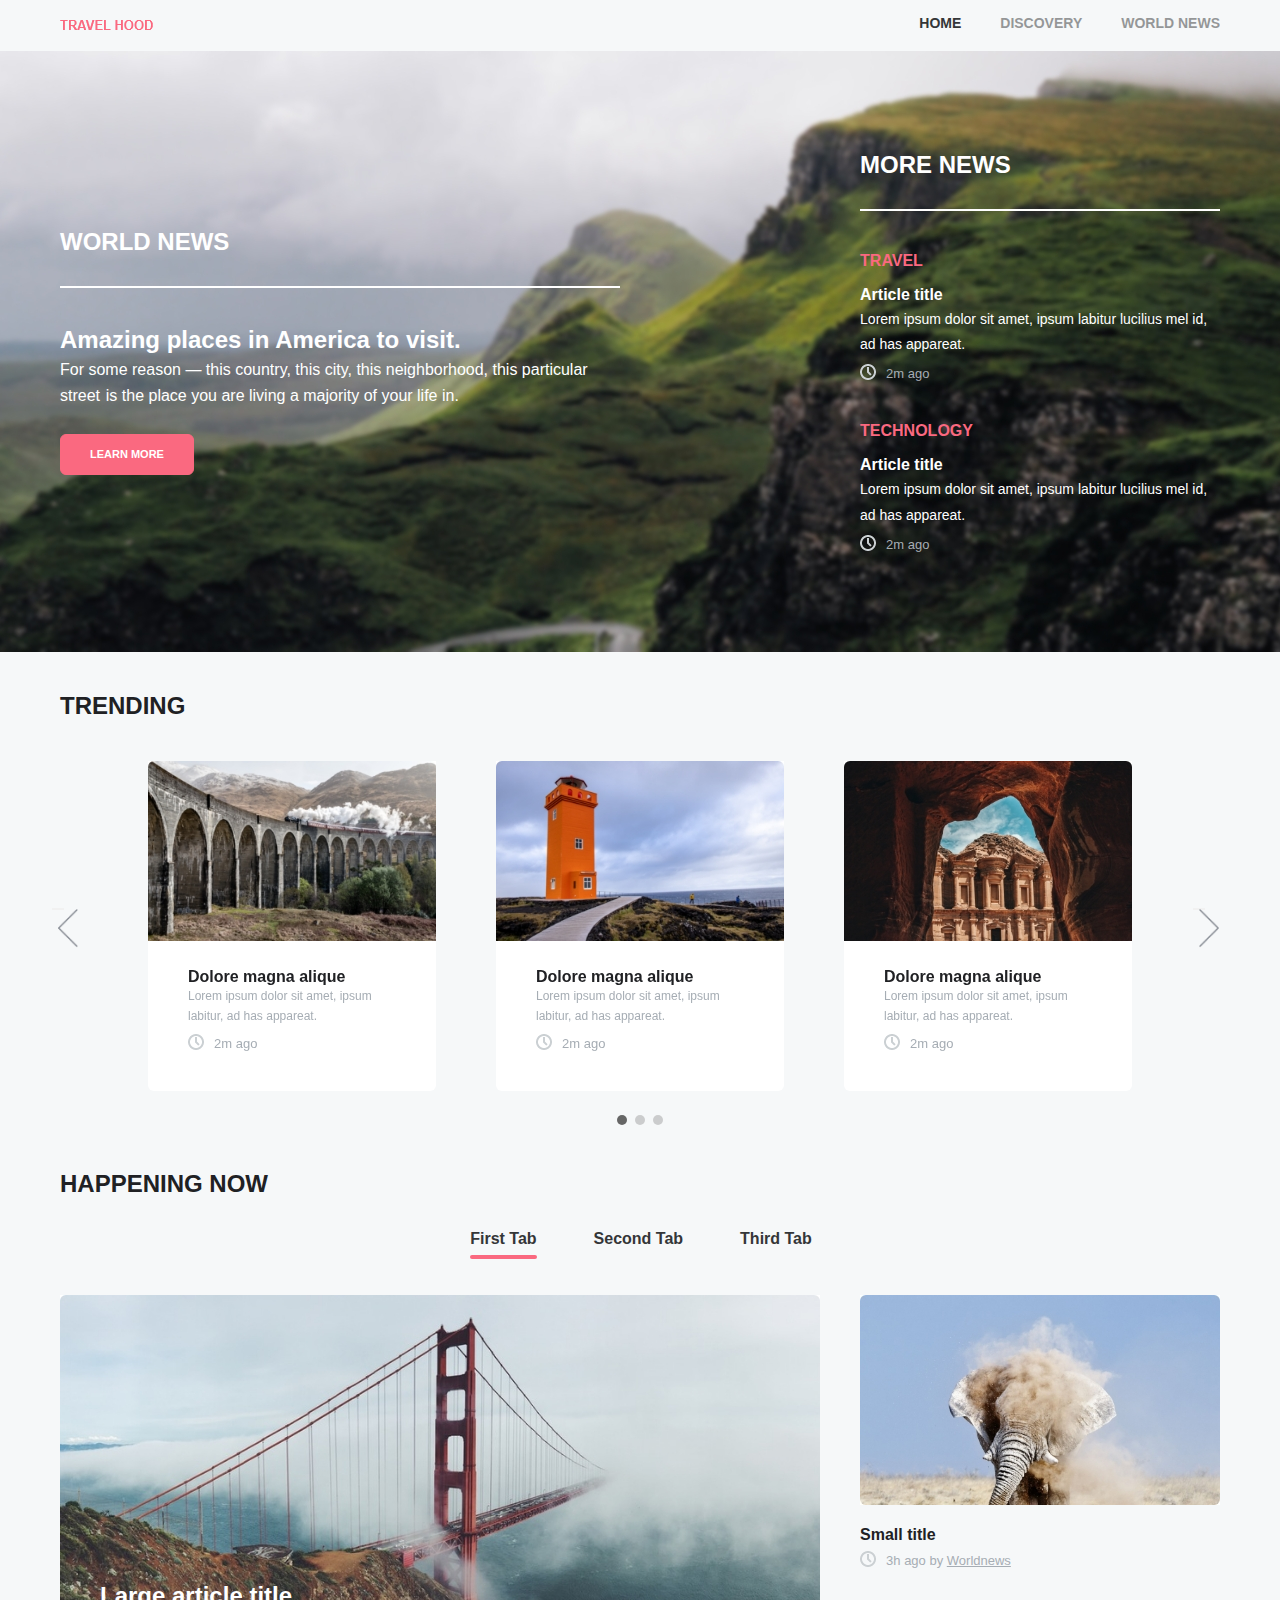
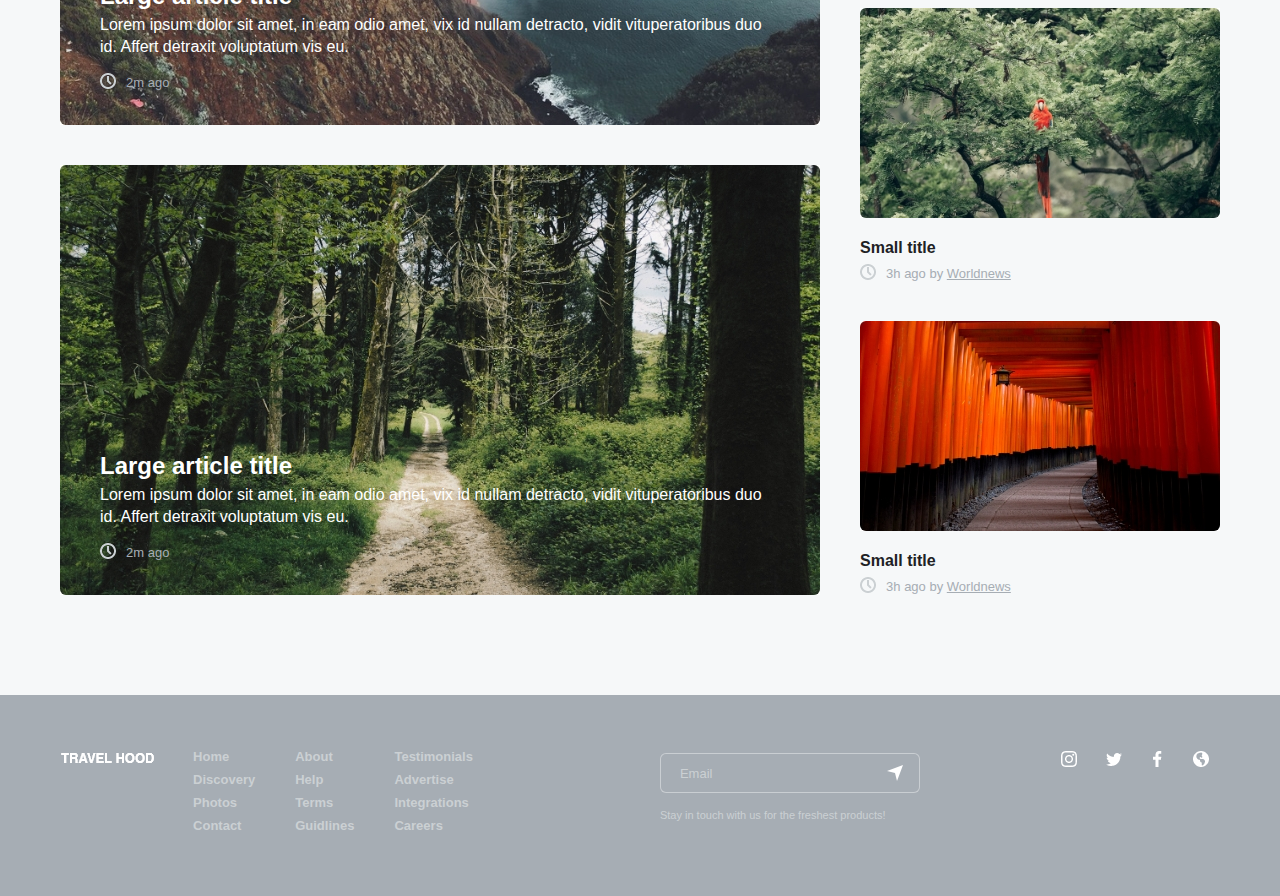
<file: index.html>
<!DOCTYPE html>
<html lang="en">

<head>
  <meta charset="UTF-8">
  <meta name="viewport" content="width=device-width, initial-scale=1.0">
  <link rel="stylesheet" href="./css/reset.css">
  <link rel="stylesheet" href="./css/slick.css">
  <link rel="stylesheet" href="./css/common.css">
  <link rel="stylesheet" href="./css/style.css">
  <title>Top Page</title>
</head>

<body>

  <main>
    <header>
      <div class="container clearfix">
        <h1>
          <a href="index.html">
            <img src="./img/common/img_logo.png" alt="Travel Hood">
          </a>
        </h1>
        <div class="menu-toggle sp">
          <div class="toggle"></div>
        </div>
        <nav>
          <ul class="clearfix">
            <li class="active"><a href="index.html">home</a></li>
            <li><a href="discovery.html">discovery</a></li>
            <li><a href="news.html">world news</a></li>
          </ul>
        </nav>
      </div>
    </header>
    <!-- /header -->

    <section class="sec-mv">
      <div class="container clearfix">
        <div class="left-blk">
          <h2 class="common-tlt">world news</h2>
          <h3>Amazing places in America to visit.</h3>
          <p>For some reason — this country, this city, this neighborhood, this particular
            street  is the place you are living a majority of your life in.</p>
          <a href="news.html" class="common-btn">learn more</a>
        </div>
        <div class="right-blk">
          <h2 class="common-tlt">more news</h2>
          <div>
            <h3 class="color-tlt">travel</h3>
            <h4 class="article-tlt">Article title</h4>
            <p class="common-text"> Lorem ipsum dolor sit amet, ipsum labitur lucilius mel id,
              ad has appareat. </p>
            <span class="timeago">2m ago</span>
          </div>
          <div>
            <h3 class="color-tlt">technology</h3>
            <h4 class="article-tlt">Article title</h4>
            <p class="common-text"> Lorem ipsum dolor sit amet, ipsum labitur lucilius mel id,
              ad has appareat. </p>
            <span class="timeago">2m ago</span>
          </div>
        </div>
      </div>
    </section>
    <!-- /.sec-mv -->

    <section class="sec-slider">
      <div class="container">
        <h2 class="common-tlt">trending</h2>
        <ul class="slider">
          <li class="slide-item">
            <img src="./img/top/img_slide1.jpg" class="pc" alt="Dolore Magna Aliqua">
            <img src="./img/top/sp/img_slide1sp.jpg" class="sp" alt="Dolore Magna Aliqua">
            <div class="slide-content">
              <h3>Dolore magna alique</h3>
              <p>Lorem ipsum dolor sit amet, ipsum
                labitur, ad has appareat.</p>
              <span class="timeago">2m ago</span>
            </div>
          </li>
          <li class="slide-item">
            <img src="./img/top/img_slide2.jpg" class="pc" alt="Dolore Magna Aliqua">
            <img src="./img/top/sp/img_slide2sp.jpg" class="sp" alt="Dolore Magna Aliqua">
            <div class="slide-content">
              <h3>Dolore magna alique</h3>
              <p>Lorem ipsum dolor sit amet, ipsum
                labitur, ad has appareat.</p>
              <span class="timeago">2m ago</span>
            </div>
          </li>
          <li class="slide-item">
            <img src="./img/top/img_slide3.jpg" class="pc" alt="Dolore Magna Aliqua">
            <img src="./img/top/sp/img_slide3sp.jpg" class="sp" alt="Dolore Magna Aliqua">
            <div class="slide-content">
              <h3>Dolore magna alique</h3>
              <p>Lorem ipsum dolor sit amet, ipsum
                labitur, ad has appareat.</p>
              <span class="timeago">2m ago</span>
            </div>
          </li>
        </ul>
      </div>
    </section>
    <!-- /.sec-slider -->

    <section class="sec-gallery">
      <div class="container">
        <h2 class="common-tlt">happening now</h2>
        <ul class="clearfix tab-nav">
          <li><a href="#first-page" class="active tab-link">first tab</a></li>
          <li><a href="#second-page" class="tab-link">second tab</a></li>
          <li><a href="#third-page" class="tab-link">third tab</a></li>
        </ul>
        <div class="img-gallery clearfix" id="first-page">
          <ul class="large-articles">
            <li>
              <img src="./img/top/img_bridge.jpg" class="pc" alt="Bridge">
              <img src="./img/top/sp/img_bridgesp.jpg" class="sp" alt="Bridge">
              <article>
                <h3 class="common-tlt">Large article title</h3>
                <p class="common-text">Lorem ipsum dolor sit amet, in eam odio amet, vix id nullam detracto, vidit vituperatoribus duo id. Affert detraxit voluptatum vis eu.</p>
                <span class="timeago">2m ago</span>
              </article>
            </li>
            <li>
              <img src="./img/top/img_forest.jpg" class="pc" alt="Forest">
              <img src="./img/top/sp/img_forestsp.jpg" class="sp" alt="Forest">
              <article>
                <h3 class="common-tlt">Large article title</h3>
                <p class="common-text">Lorem ipsum dolor sit amet, in eam odio amet, vix id nullam detracto, vidit vituperatoribus duo id. Affert detraxit voluptatum vis eu.</p>
                <span class="timeago">2m ago</span>
              </article>
            </li>
          </ul>
          <ul class="small-articles">
            <li>
              <img src="./img/top/img_elephant.jpg" class="pc" alt="Elephant Image">
              <img src="./img/top/sp/img_elephantsp.jpg" class="sp" alt="Elephant Image">
              <h3 class="small-tlt">Small title</h3>
              <p class="timeago">3h ago by <span>Worldnews</span></p>
            </li>
            <li>
              <img src="./img/top/img_bird.jpg" class="pc" alt="Bird Image">
              <img src="./img/top/sp/img_birdsp.jpg" class="sp" alt="Bird Image">
              <h3 class="small-tlt">Small title</h3>
              <p class="timeago">3h ago by <span>Worldnews</span></p>
            </li>
            <li>
              <img src="./img/top/img_street.jpg" class="pc" alt="Wooden Pole Image">
              <img src="./img/top/sp/img_streetsp.jpg" class="sp" alt="Wooden Pole Image">
              <h3 class="small-tlt">Small title</h3>
              <p class="timeago">3h ago by <span>Worldnews</span></p>
            </li>
          </ul>
        </div>
        <div class="img-gallery clearfix" id="second-page">
          <ul class="large-articles">
            <li>
              <img src="./img/top/img_island.jpg" class="pc" alt="Island Image">
              <img src="./img/top/sp/img_islandsp.jpg" class="sp" alt="Island Image">
              <article>
                <h3 class="common-tlt">Large article title</h3>
                <p class="common-text">Lorem ipsum dolor sit amet, in eam odio amet, vix id nullam detracto, vidit vituperatoribus duo id. Affert detraxit voluptatum vis eu.</p>
                <span class="timeago">2m ago</span>
              </article>
            </li>
            <li>
              <img src="./img/top/img_highway.jpg" class="pc" alt="Highway Image">
              <img src="./img/top/sp/img_highwaysp.jpg" class="sp" alt="Highway Image">
              <article>
                <h3 class="common-tlt">Large article title</h3>
                <p class="common-text">Lorem ipsum dolor sit amet, in eam odio amet, vix id nullam detracto, vidit vituperatoribus duo id. Affert detraxit voluptatum vis eu.</p>
                <span class="timeago">2m ago</span>
              </article>
            </li>
          </ul>
          <ul class="small-articles">
            <li>
              <img src="./img/top/img_pyramid.jpg" class="pc" alt="Pyramid Image">
              <img src="./img/top/sp/img_pyramidsp.jpg" class="sp" alt="Pyramid Image">
              <h3 class="small-tlt">Small title</h3>
              <p class="timeago">3h ago by <span>Worldnews</span></p>
            </li>
            <li>
              <img src="./img/top/img_sea.jpg" class="pc" alt="Sea Image">
              <img src="./img/top/sp/img_seasp.jpg" class="sp" alt="Sea Image">
              <h3 class="small-tlt">Small title</h3>
              <p class="timeago">3h ago by <span>Worldnews</span></p>
            </li>
            <li>
              <img src="./img/top/img_rome.jpg" class="pc" alt="Rome Building Image">
              <img src="./img/top/sp/img_romesp.jpg" class="sp" alt="Rome Building Image">
              <h3 class="small-tlt">Small title</h3>
              <p class="timeago">3h ago by <span>Worldnews</span></p>
            </li>
          </ul>
        </div>
        <div class="img-gallery clearfix" id="third-page">
          <ul class="large-articles">
            <li>
              <img src="./img/top/img_temple.jpg" class="pc" alt="Temple Image">
              <img src="./img/top/sp/img_templesp.jpg" class="sp" alt="Temple Image">
              <article>
                <h3 class="common-tlt">Large article title</h3>
                <p class="common-text">Lorem ipsum dolor sit amet, in eam odio amet, vix id nullam detracto, vidit vituperatoribus duo id. Affert detraxit voluptatum vis eu.</p>
                <span class="timeago">2m ago</span>
              </article>
            </li>
            <li>
              <img src="./img/top/img_london.jpg" class="pc" alt="London Image">
              <img src="./img/top/sp/img_londonsp.jpg" class="sp" alt="London Image">
              <article>
                <h3 class="common-tlt">Large article title</h3>
                <p class="common-text">Lorem ipsum dolor sit amet, in eam odio amet, vix id nullam detracto, vidit vituperatoribus duo id. Affert detraxit voluptatum vis eu.</p>
                <span class="timeago">2m ago</span>
              </article>
            </li>
          </ul>
          <ul class="small-articles">
            <li>
              <img src="./img/top/img_gate.jpg" class="pc" alt="Gate Image">
              <img src="./img/top/sp/img_gatesp.jpg" class="sp" alt="Gate Image">
              <h3 class="small-tlt">Small title</h3>
              <p class="timeago">3h ago by <span>Worldnews</span></p>
            </li>
            <li>
              <img src="./img/top/img_city.jpg" class="pc" alt="City Image">
              <img src="./img/top/sp/img_citysp.jpg" class="sp" alt="City Image">
              <h3 class="small-tlt">Small title</h3>
              <p class="timeago">3h ago by <span>Worldnews</span></p>
            </li>
            <li>
              <img src="./img/top/img_fuji.jpg" class="pc" alt="Mount FUJI Image">
              <img src="./img/top/sp/img_fujisp.jpg" class="sp" alt="Mount FUJI Image">
              <h3 class="small-tlt">Small title</h3>
              <p class="timeago">3h ago by <span>Worldnews</span></p>
            </li>
          </ul>
        </div>
      </div>
    </section>
    <!-- /.sec-gallery -->

    <footer>
      <div class="container clearfix">
        <h4>
          <a href="index.html"> <img src="./img/common/img_footerlogo.png " alt="Travel Hood"> </a>
        </h4>
        <nav>
          <ul>
            <li><a href="index.html">Home</a></li>
            <li><a href="discovery.html">Discovery</a></li>
            <li><a href="#">Photos</a></li>
            <li><a href="#">Contact</a></li>
          </ul>
          <ul>
            <li><a href="#">About</a></li>
            <li><a href="#">Help</a></li>
            <li><a href="#">Terms</a></li>
            <li><a href="#">Guidlines</a></li>
          </ul>
          <ul>
            <li><a href="#">Testimonials</a></li>
            <li><a href="#">Advertise</a></li>
            <li><a href="#">Integrations</a></li>
            <li><a href="#">Careers</a></li>
          </ul>
        </nav>
        <div class="contact-blk">
          <input type="text" placeholder="Email">
          <p> Stay in touch with us for the freshest products! </p>
        </div>
        <ul class="icon-links clearfix">
          <li><a href="#"><img src="./img/common/ico_instagram.png" alt="Instagram Icon"></a></li>
          <li><a href="#"><img src="./img/common/ico_twitter.png" alt="Twitter Icon"></a></li>
          <li><a href="#"><img src="./img/common/ico_facebook.png" alt="Facebook Icon"></a></li>
          <li><a href="#"><img src="./img/common/ico_web.png" alt="Web Icon"></a></li>
        </ul>
      </div>
    </footer>
    <!-- /footer -->
  </main>

  <script src="./js/libraries/jquery-3.7.0.min.js"></script>
  <script src="./js/libraries/slick_slick.min.js"></script>
  <script src="./js/common.js"></script>
  <script src="./js/slick.js"></script>
  <script src="./js/tab.js"></script>
</body>

</html>
</file>
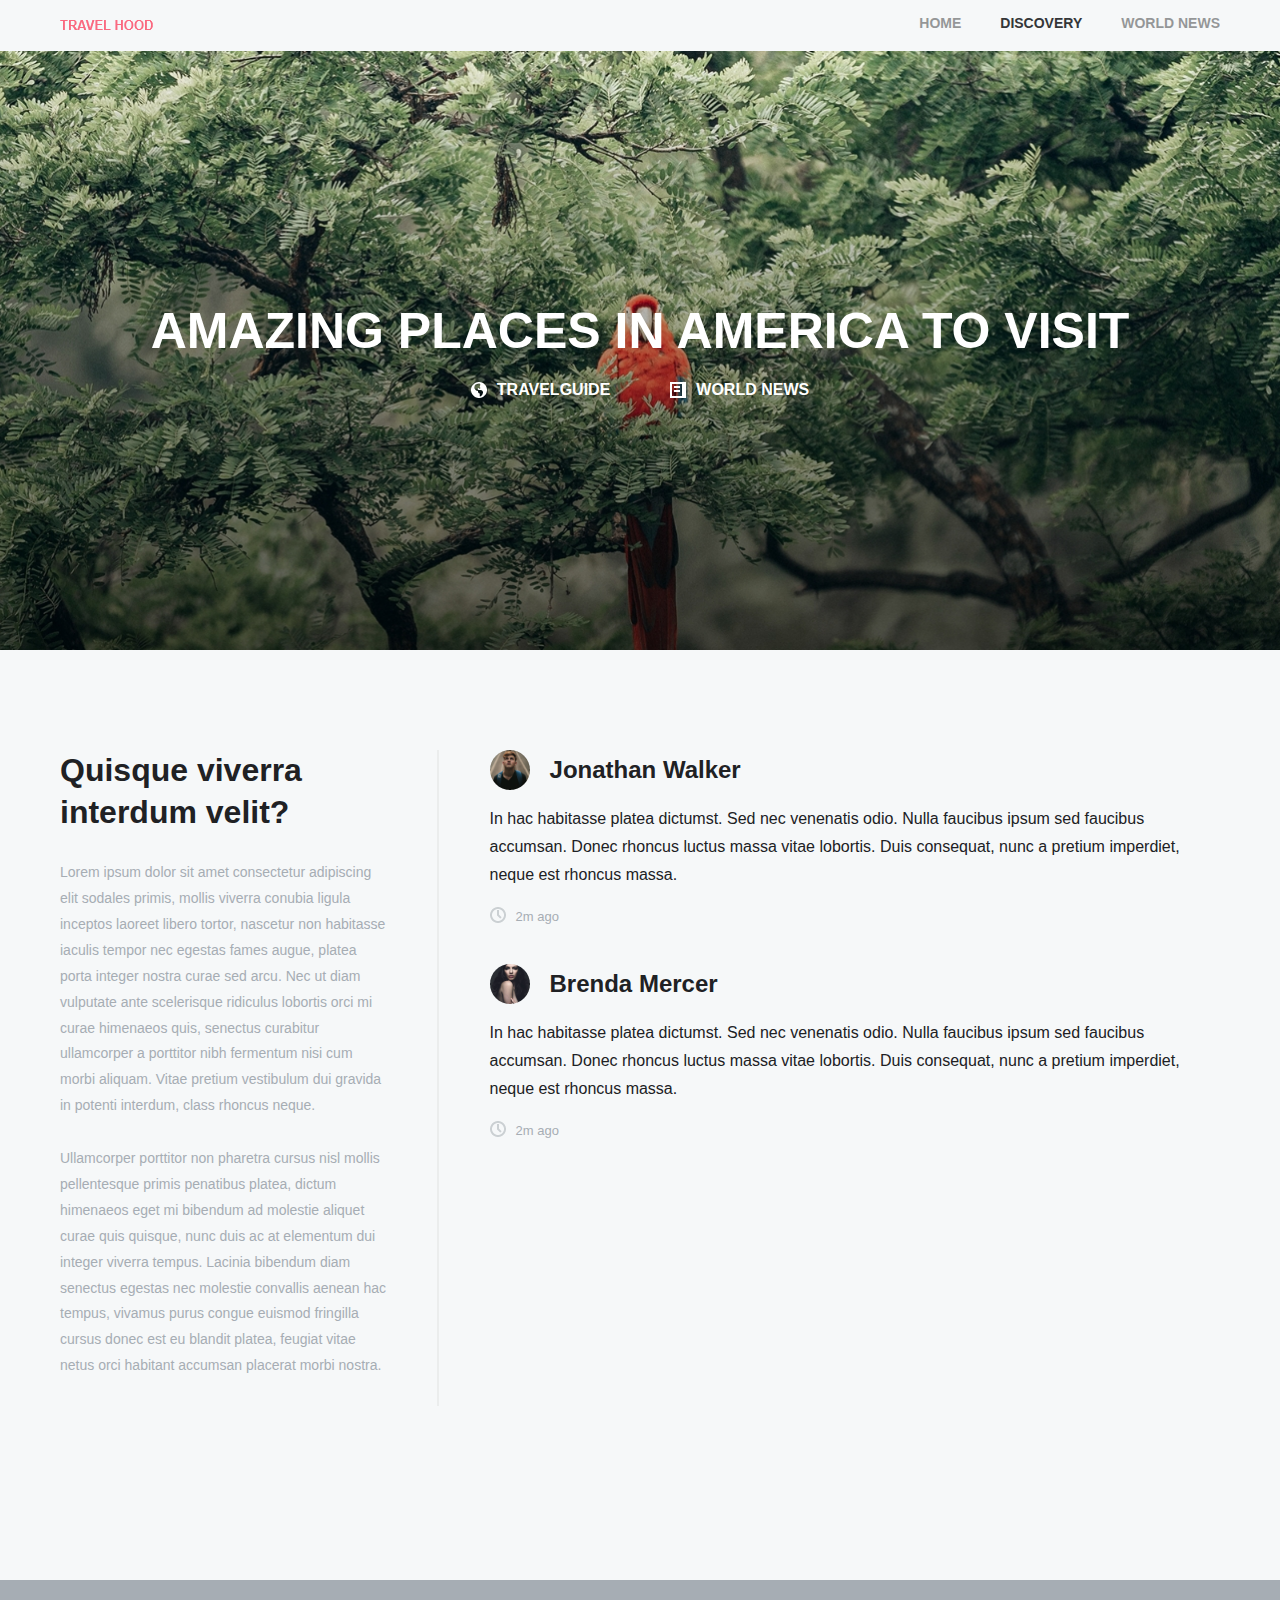
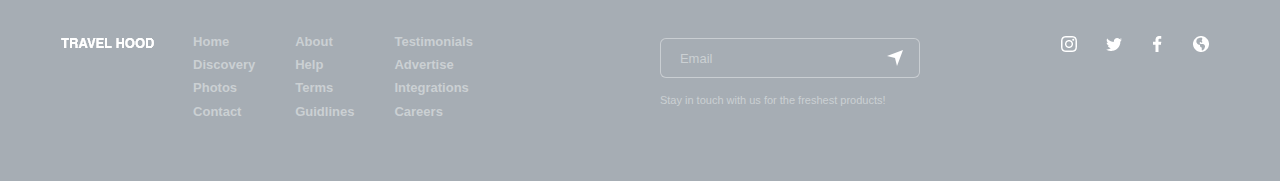
<file: discovery.html>
<!DOCTYPE html>
<html lang="en">

<head>
  <meta charset="UTF-8">
  <meta name="viewport" content="width=device-width, initial-scale=1.0">
  <link rel="stylesheet" href="./css/reset.css">
  <link rel="stylesheet" href="./css/common.css">
  <link rel="stylesheet" href="./css/style.css">
  <title>Discovery Page</title>
</head>

<body>
  <main>
    <header>
      <div class="container clearfix">
        <h1>
          <a href="index.html">
            <img src="./img/common/img_logo.png" alt="Travel Hood">
          </a>
        </h1>
        <div class="menu-toggle sp">
          <div class="toggle"></div>
        </div>
        <nav>
          <ul class="clearfix">
            <li><a href="index.html">home</a></li>
            <li class="active"><a href="discovery.html">discovery</a></li>
            <li><a href="news.html">world news</a></li>
          </ul>
        </nav>
      </div>
    </header>
    <!-- /header -->

    <section class="sec-dmv">
      <div class="container">
        <h2>AMAZING PLACES IN AMERICA TO VISIT</h2>
        <ul class="clearfix">
          <li>travelguide</li>
          <li>world news</li>
        </ul>
      </div>
    </section>
    <!-- /.sec dmv-->

    <section class="sec-dcontent">
      <div class="container clearfix">
        <article>
          <h2>Quisque viverra interdum velit?</h2>
          <p>Lorem ipsum dolor sit amet consectetur adipiscing elit sodales primis, mollis viverra conubia ligula inceptos laoreet libero tortor, nascetur non habitasse iaculis tempor nec egestas fames augue, platea porta integer nostra curae sed arcu. Nec ut diam vulputate ante scelerisque ridiculus lobortis orci mi curae himenaeos quis, senectus curabitur ullamcorper a porttitor nibh fermentum nisi cum morbi aliquam. Vitae pretium vestibulum dui gravida in potenti interdum, class rhoncus neque.</p>
          <p>
            Ullamcorper porttitor non pharetra cursus nisl mollis pellentesque primis penatibus platea, dictum himenaeos eget mi bibendum ad molestie aliquet curae quis quisque, nunc duis ac at elementum dui integer viverra tempus. Lacinia bibendum diam senectus egestas nec molestie convallis aenean hac tempus, vivamus purus congue euismod fringilla cursus donec est eu blandit platea, feugiat vitae netus orci habitant accumsan placerat morbi nostra.
          </p>
        </article>
        <div class="content-blk">
          <div class="text-blk">
            <div class="clearfix">
              <img src="./img/discovery/img_jonathan.png" alt="Jonathan Walker">
              <h3>Jonathan Walker</h3>
            </div>
            <p>In hac habitasse platea dictumst. Sed nec venenatis odio. Nulla faucibus ipsum sed faucibus accumsan. Donec rhoncus luctus massa vitae lobortis. Duis consequat, nunc a pretium imperdiet, neque est rhoncus massa.</p>
            <span class="timeago">2m ago</span>
          </div>
          <div class="text-blk">
            <div class="clearfix">
              <img src="./img/discovery/img_brenda.png" alt="Brenda Mercer">
              <h3>Brenda Mercer</h3>
            </div>
            <p>In hac habitasse platea dictumst. Sed nec venenatis odio. Nulla faucibus ipsum sed faucibus accumsan. Donec rhoncus luctus massa vitae lobortis. Duis consequat, nunc a pretium imperdiet, neque est rhoncus massa.</p>
            <span class="timeago">2m ago</span>
          </div>
          <iframe src="https://www.youtube.com/embed/owVKcvdyNtQ?autoplay=1&mute=1" title="Ma Myint" allowfullscreen></iframe>
        </div>
      </div>
    </section>

    <footer>
      <div class="container clearfix">
        <h4>
          <a href="index.html"> <img src="./img/common/img_footerlogo.png " alt="Travel Hood"> </a>
        </h4>
        <nav>
          <ul>
            <li><a href="index.html">Home</a></li>
            <li><a href="discovery.html">Discovery</a></li>
            <li><a href="#">Photos</a></li>
            <li><a href="#">Contact</a></li>
          </ul>
          <ul>
            <li><a href="#">About</a></li>
            <li><a href="#">Help</a></li>
            <li><a href="#">Terms</a></li>
            <li><a href="#">Guidlines</a></li>
          </ul>
          <ul>
            <li><a href="#">Testimonials</a></li>
            <li><a href="#">Advertise</a></li>
            <li><a href="#">Integrations</a></li>
            <li><a href="#">Careers</a></li>
          </ul>
        </nav>
        <div class="contact-blk">
          <input type="text" placeholder="Email">
          <p> Stay in touch with us for the freshest products! </p>
        </div>
        <ul class="icon-links clearfix">
          <li><a href="#"><img src="./img/common/ico_instagram.png" alt="Instagram Icon"></a></li>
          <li><a href="#"><img src="./img/common/ico_twitter.png" alt="Twitter Icon"></a></li>
          <li><a href="#"><img src="./img/common/ico_facebook.png" alt="Facebook Icon"></a></li>
          <li><a href="#"><img src="./img/common/ico_web.png" alt="Web Icon"></a></li>
        </ul>
      </div>
    </footer>
    <!-- /footer -->
  </main>

  <script src="./js/libraries/jquery-3.7.0.min.js"></script>
  <script src="./js/common.js"></script>
</body>

</html>
</file>
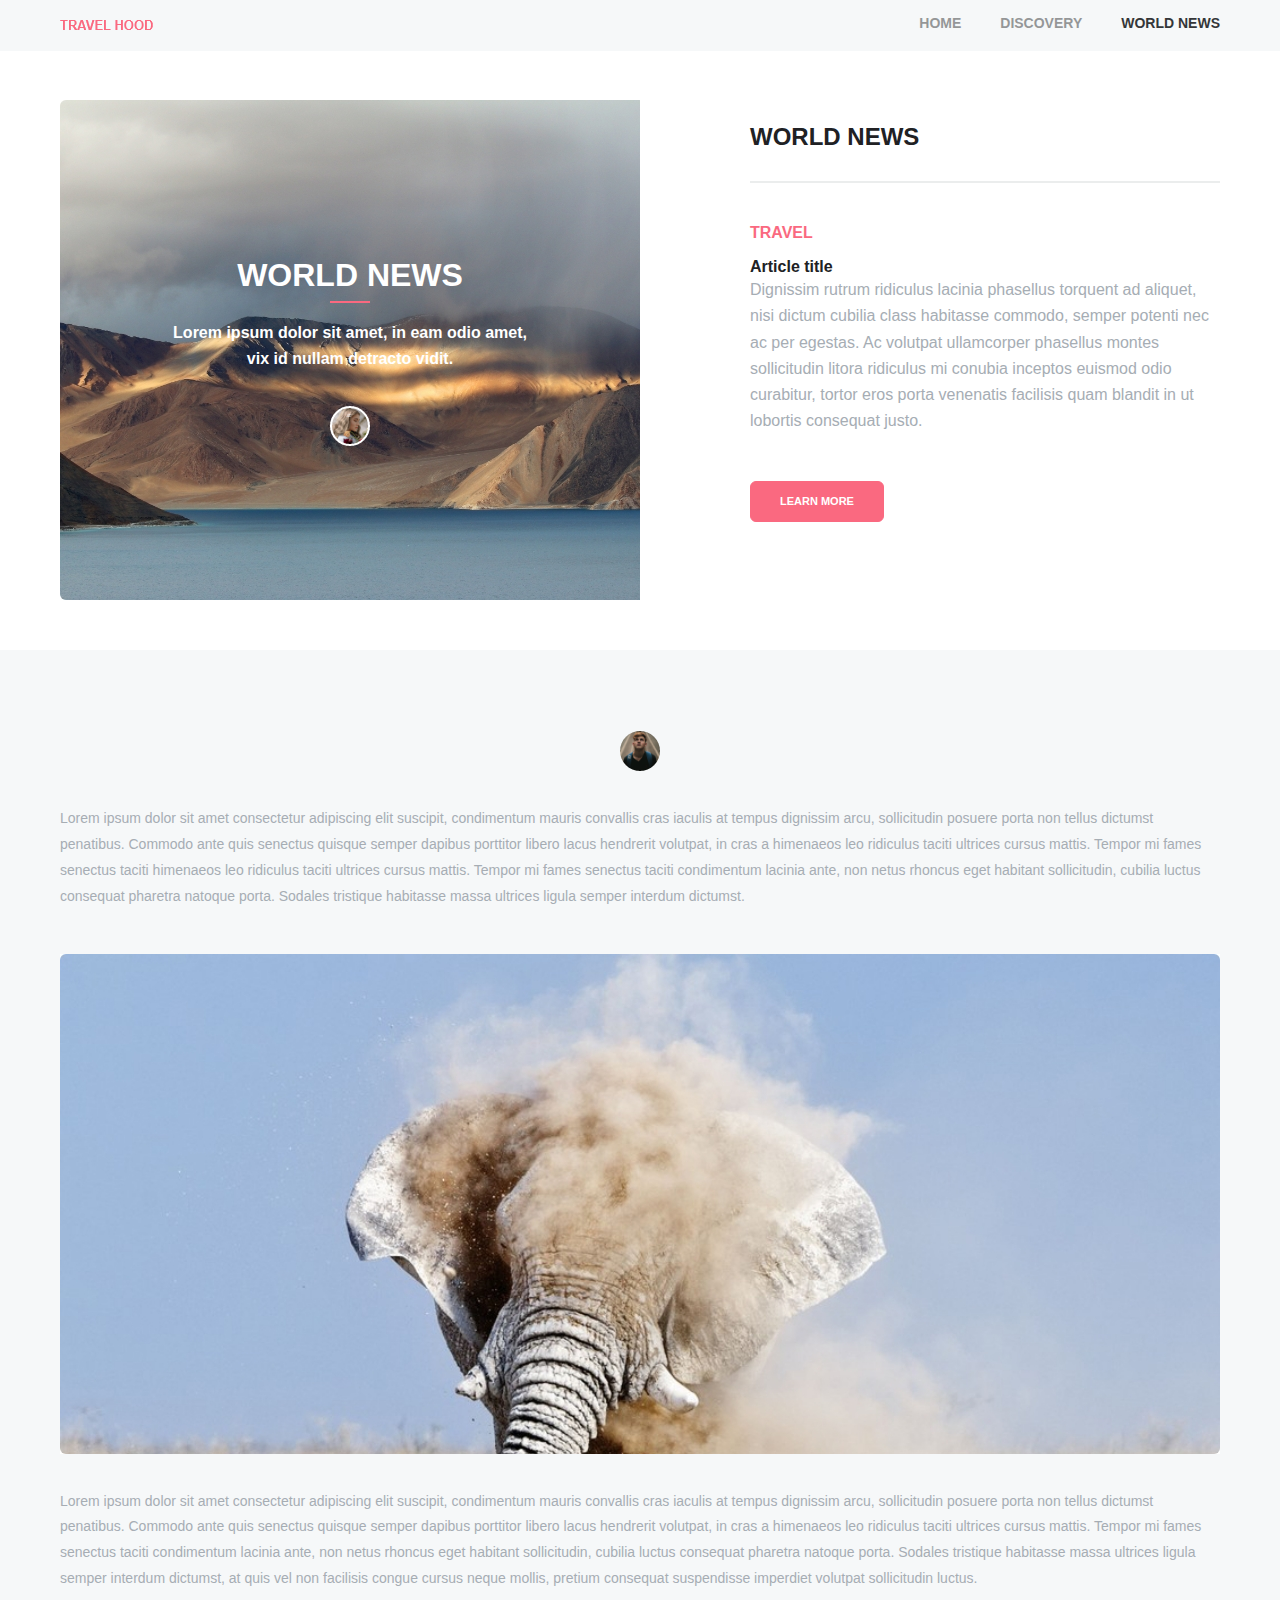
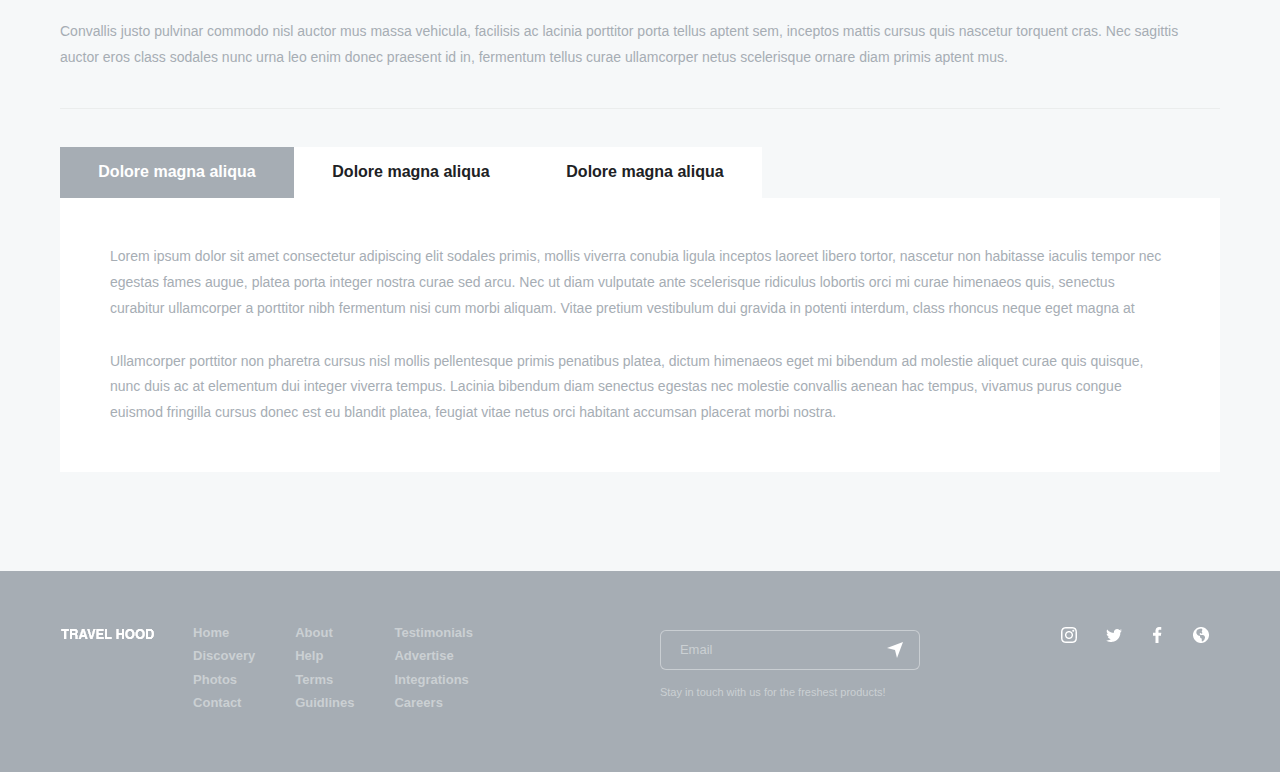
<file: news.html>
<!DOCTYPE html>
<html lang="en">

<head>
  <meta charset="UTF-8">
  <meta name="viewport" content="width=device-width, initial-scale=1.0">
  <link rel="stylesheet" href="./css/reset.css">
  <link rel="stylesheet" href="./css/common.css">
  <link rel="stylesheet" href="./css/style.css">
  <title>News Page</title>
</head>

<body>

  <main>
    <header>
      <div class="container clearfix">
        <h1>
          <a href="index.html">
            <img src="./img/common/img_logo.png" alt="Travel Hood">
          </a>
        </h1>
        <div class="menu-toggle sp">
          <div class="toggle"></div>
        </div>
        <nav>
          <ul class="clearfix">
            <li><a href="index.html">home</a></li>
            <li><a href="discovery.html">discovery</a></li>
            <li class="active"><a href="news.html">world news</a></li>
          </ul>
        </nav>
      </div>
    </header>
    <!-- /header -->

    <section class="sec-nmv">
      <div class="container clearfix">
        <div class="img-blk">
          <img src="./img/news/img_hero.jpg" alt="News Main Visual Image" class="pc">
          <img src="./img/news/sp/img_herobg.jpg" alt="News Main Visual Image" class="sp">
          <article>
            <h2>world news</h2>
            <p class="common-text">Lorem ipsum dolor sit amet, in eam odio amet, vix id nullam detracto vidit.</p>
            <img src="./img/news/img_avatar.png" alt="Avatar Image">
          </article>
        </div>
        <article class="article-blk">
          <h2 class="common-tlt">world news</h2>
          <h3 class="color-tlt">travel</h3>
          <h4 class="article-tlt">Article title</h4>
          <p class="common-text">Dignissim rutrum ridiculus lacinia phasellus torquent ad aliquet, nisi dictum cubilia class habitasse commodo, semper potenti nec ac per egestas. Ac volutpat ullamcorper phasellus montes sollicitudin litora ridiculus mi conubia inceptos euismod odio curabitur, tortor eros porta venenatis facilisis quam blandit in ut lobortis consequat justo.</p>
          <a href="#" class="common-btn">learn more</a>
        </article>
      </div>
    </section>
    <!-- /.sec-nmv -->

    <section class="sec-ncontent">
      <div class="container">
        <img src="./img/news/img_jonathan.png" alt="Jonathan Walker">
        <p class="news-text">Lorem ipsum dolor sit amet consectetur adipiscing elit suscipit, condimentum mauris convallis cras iaculis at tempus dignissim arcu, sollicitudin posuere porta non tellus dictumst penatibus. Commodo ante quis senectus quisque semper dapibus porttitor libero lacus hendrerit volutpat, in cras a himenaeos leo ridiculus taciti ultrices cursus mattis. Tempor mi fames senectus taciti himenaeos leo ridiculus taciti ultrices cursus mattis. Tempor mi fames senectus taciti condimentum lacinia ante, non netus rhoncus eget habitant sollicitudin, cubilia luctus consequat pharetra natoque porta. Sodales tristique habitasse massa ultrices ligula semper interdum dictumst.</p>
        <img src="./img/news/img_elephant.jpg" alt="Elephant Image" class="pc">
        <img src="./img/news/sp/img_elephantsp.jpg" alt="Elephant Image" class="sp">
        <p class="news-text">
          Lorem ipsum dolor sit amet consectetur adipiscing elit suscipit, condimentum mauris convallis cras iaculis at tempus dignissim arcu, sollicitudin posuere porta non tellus dictumst penatibus. Commodo ante quis senectus quisque semper dapibus porttitor libero lacus hendrerit volutpat, in cras a himenaeos leo ridiculus taciti ultrices cursus mattis. Tempor mi fames senectus taciti condimentum lacinia ante, non netus rhoncus eget habitant sollicitudin, cubilia luctus consequat pharetra natoque porta. Sodales tristique habitasse massa ultrices ligula semper interdum dictumst, at quis vel non facilisis congue cursus neque mollis, pretium consequat suspendisse imperdiet volutpat sollicitudin luctus.
        </p>
        <p class="news-text">
          Convallis justo pulvinar commodo nisl auctor mus massa vehicula, facilisis ac lacinia porttitor porta tellus aptent sem, inceptos mattis cursus quis nascetur torquent cras. Nec sagittis auctor eros class sodales nunc urna leo enim donec praesent id in, fermentum tellus curae ullamcorper netus scelerisque ornare diam primis aptent mus.
        </p>
      </div>
    </section>
    <!-- /.sec-ncontent -->

    <section class="sec-ntabs">
      <div class="container">
        <ul class="clearfix">
          <li><a href="#article-one" class="active">Dolore magna aliqua</a></li>
          <li><a href="#article-two">Dolore magna aliqua</a></li>
          <li><a href="#article-three">Dolore magna aliqua</a></li>
        </ul>
        <article id="article-one">
          <p class="news-text">Lorem ipsum dolor sit amet consectetur adipiscing elit sodales primis, mollis viverra conubia ligula inceptos laoreet libero tortor, nascetur non habitasse iaculis tempor nec egestas fames augue, platea porta integer nostra curae sed arcu. Nec ut diam vulputate ante scelerisque ridiculus lobortis orci mi curae himenaeos quis, senectus curabitur ullamcorper a porttitor nibh fermentum nisi cum morbi aliquam. Vitae pretium vestibulum dui gravida in potenti interdum, class rhoncus neque eget magna at
          </p>
          <p class="news-text">
            Ullamcorper porttitor non pharetra cursus nisl mollis pellentesque primis penatibus platea, dictum himenaeos eget mi bibendum ad molestie aliquet curae quis quisque, nunc duis ac at elementum dui integer viverra tempus. Lacinia bibendum diam senectus egestas nec molestie convallis aenean hac tempus, vivamus purus congue euismod fringilla cursus donec est eu blandit platea, feugiat vitae netus orci habitant accumsan placerat morbi nostra.
          </p>
        </article>
        <article id="article-two">
          <p class="news-text">Lorem ipsum dolor sit amet consectetur adipiscing elit sodales primis, mollis viverra conubia ligula inceptos laoreet libero tortor, nascetur non habitasse iaculis tempor nec egestas fames augue, platea porta integer nostra curae sed arcu. Nec ut diam vulputate ante scelerisque ridiculus lobortis orci mi curae himenaeos quis, senectus curabitur ullamcorper a porttitor nibh fermentum nisi cum morbi aliquam. Vitae pretium vestibulum dui gravida in potenti interdum, class rhoncus neque eget magna at
          </p>
          <p class="news-text">
            Ullamcorper porttitor non pharetra cursus nisl mollis pellentesque primis penatibus platea, dictum himenaeos eget mi bibendum ad molestie aliquet curae quis quisque, nunc duis ac at elementum dui integer viverra tempus. Lacinia bibendum diam senectus egestas nec molestie convallis aenean hac tempus, vivamus purus congue euismod fringilla cursus donec est eu blandit platea, feugiat vitae netus orci habitant accumsan placerat morbi nostra.
          </p>
        </article>
        <article id="article-three">
          <p class="news-text">Lorem ipsum dolor sit amet consectetur adipiscing elit sodales primis, mollis viverra conubia ligula inceptos laoreet libero tortor, nascetur non habitasse iaculis tempor nec egestas fames augue, platea porta integer nostra curae sed arcu. Nec ut diam vulputate ante scelerisque ridiculus lobortis orci mi curae himenaeos quis, senectus curabitur ullamcorper a porttitor nibh fermentum nisi cum morbi aliquam. Vitae pretium vestibulum dui gravida in potenti interdum, class rhoncus neque eget magna at
          </p>
          <p class="news-text">
            Ullamcorper porttitor non pharetra cursus nisl mollis pellentesque primis penatibus platea, dictum himenaeos eget mi bibendum ad molestie aliquet curae quis quisque, nunc duis ac at elementum dui integer viverra tempus. Lacinia bibendum diam senectus egestas nec molestie convallis aenean hac tempus, vivamus purus congue euismod fringilla cursus donec est eu blandit platea, feugiat vitae netus orci habitant accumsan placerat morbi nostra.
          </p>
        </article>
      </div>
    </section>

    <footer>
      <div class="container clearfix">
        <h4>
          <a href="index.html"> <img src="./img/common/img_footerlogo.png " alt="Travel Hood"> </a>
        </h4>
        <nav>
          <ul>
            <li><a href="index.html">Home</a></li>
            <li><a href="discovery.html">Discovery</a></li>
            <li><a href="#">Photos</a></li>
            <li><a href="#">Contact</a></li>
          </ul>
          <ul>
            <li><a href="#">About</a></li>
            <li><a href="#">Help</a></li>
            <li><a href="#">Terms</a></li>
            <li><a href="#">Guidlines</a></li>
          </ul>
          <ul>
            <li><a href="#">Testimonials</a></li>
            <li><a href="#">Advertise</a></li>
            <li><a href="#">Integrations</a></li>
            <li><a href="#">Careers</a></li>
          </ul>
        </nav>
        <div class="contact-blk">
          <input type="text" placeholder="Email">
          <p> Stay in touch with us for the freshest products! </p>
        </div>
        <ul class="icon-links clearfix">
          <li><a href="#"><img src="./img/common/ico_instagram.png" alt="Instagram Icon"></a></li>
          <li><a href="#"><img src="./img/common/ico_twitter.png" alt="Twitter Icon"></a></li>
          <li><a href="#"><img src="./img/common/ico_facebook.png" alt="Facebook Icon"></a></li>
          <li><a href="#"><img src="./img/common/ico_web.png" alt="Web Icon"></a></li>
        </ul>
      </div>
    </footer>
    <!-- /footer -->
  </main>

  <script src="./js/libraries/jquery-3.7.0.min.js"></script>
  <script src="./js/common.js"></script>
  <script src="./js/tab.js"></script>
</body>

</html>
</file>
<file: css/common.css>
@font-face {
  font-family: "Helvetica", sans-serif;
  font-weight: 400;
  src: url("../fonts/Helvetica-Regular.ttf");
}

@font-face {
  font-family: "Helvetica", sans-serif;
  font-weight: 700;
  src: url("../fonts/Helvetica-Bold.ttf");
}

@font-face {
  font-family: "Roboto", sans-serif;
  font-weight: 400;
  src: url("../fonts/Roboto-Regular.ttf");
}

@font-face {
  font-family: "Roboto", sans-serif;
  font-weight: 700;
  src: url("../fonts/Roboto-Regular.ttf");
}

* {
  box-sizing: border-box;
}

body {
  background-color: #F6F8F9;
  color: #FFF;
  font-family: "Helvetica", sans-serif;
  font-size: 16px;
  font-weight: 400;
  max-width: 1920px;
}

body,
.container {
  margin: 0 auto;
}

.container {
  position: relative;
  width: 98%;
  max-width: 1160px;
}

.pc {
  display: block;
}

.sp {
  display: none;
}

a {
  display: inline-block;
  color: #343638;
  text-decoration: none;
}

header {
  padding: 15px 0;
}

h1,
li,
footer h4,
footer nav,
.contact-blk,
.icon-links,
footer nav ul {
  float: left;
}

header h1 {
  z-index: 5;
  margin-top: 3px;
}

header nav {
  float: right;
}

header nav a {
  transition: 0.5s;
  opacity: 0.5;
}

header nav a,
.common-text {
  font-size: 14px;
}

header nav a,
.common-tlt,
.common-btn,
footer a {
  font-weight: 700;
}

header nav a,
.common-tlt,
.common-btn,
.color-tlt {
  text-transform: uppercase;
}

header nav li.active a,
header nav li:hover a {
  opacity: 1;
}

header nav li+li {
  margin-left: 39px;
}

.common-tlt {
  line-height: 1.21;
  font-size: 24px;
}

.common-btn {
  width: 134px;
  padding: 14px 5px;
  border: 1px solid #FA6980;
  background-color: #FA6980;
  color: #FFF;
  text-align: center;
  transition: 0.5s;
  border-radius: 6px;
}

.common-btn,
.contact-blk p {
  font-size: 11px;
}

.common-btn:hover {
  background-color: #FFF;
}

.common-btn:hover,
.color-tlt {
  color: #FA6980;
}

.article-tlt {
  margin-top: 18px;
}

.common-text {
  line-height: 1.85;
  margin-top: 4px;
  font-family: "Roboto", sans-serif;
}

.timeago {
  display: inline-block;
  position: relative;
  padding-top: 3px;
  padding-left: 26px;
  color: #A6ADB4;
}

.timeago,
footer a,
input {
  font-size: 13px;
}

.timeago::before {
  position: absolute;
  top: 0;
  left: 0;
  width: 16px;
  height: 16px;
  background: url("../img/common/ico_time.png") no-repeat center/contain;
  content: "";
}


/* footer */
footer {
  padding: 53px 0 55px 2px;
  background-color: #A6ADB4;
}

footer a {
  color: #CBD0D3;
  text-transform: capitalize;
}

footer nav li {
  float: none;
}

footer h4 {
  margin-top: 3px;
  margin-right: 3.28%;
}

footer nav ul:not(:last-child) {
  margin-right: 40px;
}

footer nav li {
  margin-bottom: 7.2px;
}

.contact-blk {
  margin-left: 16.12%;
  padding: 5.5px 0;
}

input {
  width: 260px;
  padding: 11.5px 19px;
  border: 1px solid rgba(255, 255, 255, 0.4);
  background: url('../img/common/ico_send.png') no-repeat center right 16px/16px;
  background-color: transparent;
  color: #CBD0D3;
  font-family: "Helvetica", sans-serif;
  outline: none;
  border-radius: 6px;
}

input::placeholder,
.contact-blk p {
  color: #CBD0D3;
}

.contact-blk p {
  margin-top: 17px;
}

.icon-links {
  margin-left: 12.12%;
  padding: 3px 0;
}

.icon-links li:not(:last-child) {
  margin-right: 35px;
}

.icon-links li:first-child {
  margin-right: 33px;
}

@media screen and (max-width: 1440px) {
  .icon-links li:not(:last-child) {
    margin-right: 2.43vw;
  }

  .icon-links li:first-child {
    margin-right: 2.29vw;
  }
}


/* for tablets */
@media screen and (min-width: 768px) and (max-width: 1160px) {
  body {
    font-size: 2.08vw;
  }

  .container {
    width: 100%;
    padding: 0 10.42vw;
  }

  header {
    padding: 2.08vw 0 1.85vw 0;
  }

  h1 {
    margin-top: 0.33vw;
  }

  h1 img,
  footer h4 img {
    width: 12.11vw;
  }

  header nav a {
    font-size: 1.82vw;
  }

  header nav li+li {
    margin-left: 5.08vw;
  }

  .common-tlt {
    font-size: 3.13vw;
  }

  .common-btn {
    width: 17.45vw;
    padding: 1.82vw 0.65vw;
    border: 0.13vw solid #FA6980;
    border-radius: 0.78vw;
  }

  .common-btn,
  .contact-blk p {
    font-size: 1.43vw;
  }

  .article-tlt {
    margin-top: 2.34vw;
  }

  .common-text {
    margin-top: 0.52vw;
    font-size: 1.82vw;
  }

  .timeago {
    padding-top: 0.39vw;
    padding-left: 3.39vw;
  }

  .timeago,
  footer a,
  input {
    font-size: 1.69vw;
  }

  .timeago::before {
    width: 2.08vw;
    height: 2.08vw;
  }

  footer {
    padding: 6.9vw 0 1.95vw 0;
  }

  footer nav,
  .icon-links {
    float: right;
  }

  footer h4 {
    margin-top: 0.39vw;
  }

  footer nav {
    margin-top: 0.2vw;
  }

  footer nav ul:not(:last-child) {
    margin-right: 5.21vw;
  }

  footer nav li {
    margin-bottom: 0.94vw;
  }

  .contact-blk {
    margin-right: 10%;
    margin-left: 0;
    padding: 5.73vw 0;
  }

  input {
    width: 36.98vw;
    padding: 1.43vw 2.47vw;
    background: url('../img/common/ico_send.png') no-repeat center right 2.5vw/2.08vw;
    border-width: 0.13vw;
    border-radius: 0.78vw;
  }

  .contact-blk p {
    margin-top: 2.21vw;
  }

  .icon-links {
    padding: 5.6vw 0;
  }

  .icon-links li:not(:last-child) {
    margin-right: 3.65vw;
  }

  .icon-links li:first-child {
    margin-right: 2.99vw;
  }

  .icon-links li img {
    height: 2.08vw;
  }
}

/* for sp */
@media screen and (max-width : 767.9px) {
  body {
    font-size: 2.5vw;
  }

  .pc {
    display: none;
  }

  .sp {
    display: block;
  }

  /* menu toggle */
  .menu-toggle {
    position: relative;
    z-index: 5;
    width: 2.5vw;
    height: 2.19vw;
    margin: 0.31vw 0.16vw 0 0;
    cursor: pointer;
  }

  footer nav,
  .icon-links,
  .menu-toggle {
    float: right;
  }

  .toggle {
    top: 52%;
    transform: translateY(-50%);
  }

  .toggle,
  .toggle::before,
  .toggle::after {
    position: absolute;
    left: 0;
    width: 100%;
    height: 0.31vw;
    background-color: #111;
    transition: 0.5s;
    border-radius: 0.16vw;
  }

  .toggle::after,
  .toggle::before {
    content: "";
  }

  .toggle::before {
    top: -1.02vw;
  }

  .toggle::after {
    top: 1.02vw;
  }

  .menu-toggle.active .toggle {
    height: 0vw;
  }

  .menu-toggle.active .toggle::before,
  .menu-toggle.active .toggle::after {
    top: 0;
    width: 2.81vw;
  }

  .menu-toggle.active .toggle::before {
    transform: rotate(45deg);
  }

  .menu-toggle.active .toggle::after {
    transform: rotate(-45deg);
  }

  .container {
    width: 100%;
    padding: 0 4.69vw;
  }

  header {
    position: sticky;
    top: 0;
    z-index: 5;
    padding: 2.34vw 0;
  }

  header h1 {
    margin-top: 0.47vw;
  }

  header h1 img,
  footer h4 img {
    width: 14.53vw;
  }

  header nav {
    position: fixed;
    top: 0;
    left: 0;
    z-index: -1;
    width: 100%;
    height: 100vh;
    padding: 101.5px 0 0 0;
    background-color: #FFF;
    text-align: center;
    transform: translateY(-100vh);
    transition: 0.5s;
    opacity: 0;
  }

  header nav.active {
    transform: translateY(0);
    opacity: 1;
  }

  header nav a {
    font-size: 2.5vw;
  }

  header nav li {
    float: none;
    margin-bottom: 9.06vw;
  }

  header nav li:nth-child(2) {
    margin-bottom: 9.38vw;
  }

  header nav li+li {
    margin-left: 0;
  }

  .common-tlt {
    font-size: 3.75vw;
  }

  .common-btn {
    width: 23.59vw;
    padding: 2.19vw 0.78vw;
    border: 0.16vw solid #FA6980;
    border-radius: 0.94vw;
  }

  .common-btn,
  .contact-blk p {
    font-size: 1.72vw;
  }

  .article-tlt {
    margin-top: 2.81vw;
  }

  .common-text {
    line-height: 1.85;
    margin-top: 0.63vw;
    font-size: 2.19vw;
  }

  .timeago {
    padding-top: 0.47vw;
    padding-left: 4.06vw;
  }

  .timeago,
  footer a,
  input {
    font-size: 2.03vw;
  }

  .timeago::before {
    width: 2.5vw;
    height: 2.5vw;
  }

  footer {
    padding: 8.4vw 0 2.34vw 0;
  }

  footer h4 {
    margin-top: 0.47vw;
  }

  footer nav {
    margin-top: 0vw;
  }

  footer nav ul:not(:last-child) {
    margin-right: 6.25vw;
  }

  footer nav li {
    margin-bottom: 1.13vw;
  }

  .contact-blk {
    margin-right: 5%;
    margin-left: 0;
    padding: 6.8vw 0;
  }

  input {
    width: 44.38vw;
    padding: 1.75vw 2.96vw;
    background: url('../img/common/ico_send.png') no-repeat center right 2.9vw/2.5vw;
    border-width: 0.16vw;
    border-radius: 0.94vw;
  }

  .contact-blk p {
    margin-top: 2.78vw;
  }

  .icon-links {
    padding: 6.88vw 7.81vw 0 0;
  }

  .icon-links li:not(:last-child) {
    margin-right: 4.38vw;
  }

  .icon-links li:first-child {
    margin-right: 3.59vw;
  }

  .icon-links li img {
    height: 2.5vw;
  }
}
</file>
<file: css/style.css>
/* top page */
.sec-mv {
  padding: 99px 0;
  background: url("../img/top/img_bg.jpg") no-repeat center/cover;
}

.sec-mv .left-blk {
  padding: 77px 0 78px 0;
  max-width: 48.28%;
}

.sec-mv .left-blk,
.sec-dcontent article,
.text-blk img,
.text-blk h3,
.sec-nmv .img-blk,
.slider .slide-item,
.large-articles {
  float: left;
}

.sec-mv .common-tlt,
.article-blk .common-tlt {
  padding-bottom: 30px;
  border-bottom: 2px solid #FFF;
}

.left-blk .common-tlt {
  margin-bottom: 40px;
}

.left-blk h3,
.text-blk h3 {
  font-size: 24px;
}

.left-blk h3,
.text-blk h3,
.sec-gallery .tab-nav,
.small-articles .small-tlt,
.sec-dmv,
.sec-dcontent article h2,
.img-blk .common-text,
.sec-ntabs a {
  font-weight: 700;
}

.left-blk p {
  line-height: 1.6;
  margin: 5px 0 26px 0;
}

.sec-mv .right-blk {
  max-width: 31.03%;
}

.sec-mv .right-blk,
.small-articles,
.sec-dcontent .content-blk,
.sec-nmv .article-blk {
  float: right;
}

.right-blk .common-tlt,
.right-blk div:nth-child(2) {
  margin-bottom: 41.5px;
}

.right-blk .timeago {
  margin-top: 6px;
}

/* slider section */
.sec-slider {
  padding: 39px 0;
}

.sec-slider .common-tlt,
.sec-gallery .common-tlt,
.slide-content h3,
.small-articles .small-tlt,
.sec-dcontent article h2,
.sec-dcontent .content-blk,
.article-blk .common-tlt,
.article-blk .article-tlt,
.sec-ntabs a {
  color: #202124;
}

.slider {
  padding: 41px 88px 30px 88px;
}

.slider,
.sec-gallery .tab-nav,
.sec-dmv ul,
.sec-ncontent img {
  margin: 0 auto;
}

.slider,
.slider .slide-item img,
.sec-gallery img,
.large-articles article,
.content-blk iframe {
  width: 100%;
}

.slider .slide-item {
  width: 288px;
}

.slider .slide-item,
.content-blk iframe {
  border-radius: 6px;
}

.slider .slide-item,
.sec-nmv,
.sec-ntabs a,
.sec-ntabs article {
  background-color: #FFF;
}

.slider .slide-item+.slide-item {
  margin-right: 60px;
}

.slider .slide-content {
  padding: 28px 40px 40px 40px;
}

.slider .slide-content,
.sec-dcontent article,
.article-blk .common-text,
.news-text {
  color: #A6ADB4;
}

.slide-content p {
  line-height: 1.65;
  margin: 2px 0 7px 0;
  font-size: 12px;
  letter-spacing: 0.01px;
}

/* gallery section */
.sec-gallery {
  padding: 9px 0 62px 0;
}

.sec-gallery .tab-nav {
  width: max-content;
  margin-top: 33px;
  padding-left: 2px;
  text-transform: capitalize;
}

.sec-gallery img {
  object-fit: contain;
}

.tab-nav li+li {
  margin-left: 57px;
}

.tab-nav .tab-link {
  position: relative;
  padding-bottom: 12px;
}

.tab-nav .tab-link::after {
  bottom: 0;
  left: 0;
  width: 0;
  height: 4px;
  background-color: transparent;
  transition: 0.5s;
  border-radius: 4px;
}

.tab-nav .tab-link::after,
.sec-dmv li::before,
.img-blk h2::after {
  content: "";
}


.tab-nav .tab-link::after,
.large-articles article,
.sec-dmv li::before,
.sec-nmv .img-blk article,
.img-blk h2::after {
  position: absolute;
}

.tab-nav .tab-link.active::after,
.tab-nav .tab-link:hover::after {
  width: 100%;
  background-color: #FA6980;
}

.img-gallery {
  padding: 36px 0 38px 0;
}

.img-gallery .common-tlt {
  text-transform: none;
}

.img-gallery .common-tlt,
.sec-dmv h2,
.sec-ntabs a.active,
.sec-ntabs a:hover {
  color: #FFF;
}

.img-gallery li {
  position: relative;
  float: none;
}

.large-articles {
  max-width: 65.52%;
}

.small-articles {
  max-width: 31.03%;
}

.large-articles article {
  bottom: 0;
  padding: 35px 40px;
}

.large-articles .common-text {
  line-height: 1.4;
  margin-bottom: 14px;
  font-family: "Helvetica", sans-serif;
}

.large-articles .common-text,
.small-articles .small-tlt,
.img-blk .common-text,
.article-blk .common-text {
  font-size: 16px;
}

.large-articles li:last-child {
  margin-top: 40px;
}

.small-articles li:not(:last-child),
.content-blk .text-blk {
  margin-bottom: 40px;
}

.small-articles .small-tlt {
  margin: 22px 0 8px 0;
}

.small-articles .timeago span {
  text-decoration: underline;
}



/* discovery page */

/* discovery mv section */
.sec-dmv {
  position: relative;
  padding: 255px 0 252px 0;
  background: url("../img/discovery/img_bg.jpg") no-repeat center/cover;
  text-align: center;
  text-transform: uppercase;
}

.sec-dmv h2 {
  font-size: 50px;
}

.sec-dmv ul {
  width: max-content;
  margin-top: 26px;
}

.sec-dmv li {
  position: relative;
  padding-left: 26px;
}

.sec-dmv li:first-child {
  margin-right: 60px;
}

.sec-dmv li::before {
  top: 50%;
  left: 0;
  width: 16px;
  height: 16px;
  transform: translateY(-50%);
}

.sec-dmv li:first-child::before {
  background: url("../img/common/ico_web.png");
}

.sec-dmv li:last-child::before {
  background: url("../img/discovery/ico_news.png");
}

/* discovery content section */
.sec-dcontent {
  padding: 100px 0 99px 0;
  color: #111;
}

.sec-dcontent article {
  padding-right: 50px;
  max-width: 32.69%;
  border-right: 2px solid #EBEDED;
}

.sec-dcontent article h2 {
  line-height: 1.3;
  margin-bottom: 27px;
}

.sec-dcontent article h2,
.img-blk h2 {
  font-size: 32px;
}

.sec-dcontent article p {
  margin-bottom: 27px;
}

.sec-dcontent article p,
.news-text {
  line-height: 1.85;
  font-size: 14px;
}

.sec-dcontent .content-blk {
  padding-left: 49.5px;
  max-width: 67.24%;
}



.text-blk h3 {
  margin: 8px 0 0 20px;
}

.text-blk p {
  line-height: 1.76;
  margin: 15px 0 17.5px 0;
}

.content-blk iframe {
  height: 300px;
}


/* news page */

/* main section */
.sec-nmv {
  padding: 49px 0 50px 0;
}

.sec-nmv .img-blk {
  position: relative;
  overflow: hidden;
}

.sec-nmv .img-blk article {
  top: 0;
  width: 62.07%;
  height: 100%;
  padding-top: 159px;
  text-align: center;
}

.img-blk h2 {
  position: relative;
  padding-bottom: 12px;
  text-transform: uppercase;
}

.img-blk h2::after {
  bottom: 0;
  width: 40px;
  height: 2px;
  background-color: #FA6980;
}

.sec-nmv .img-blk article,
.img-blk h2::after {
  left: 50%;
  transform: translateX(-50%);
}

.img-blk .common-text {
  line-height: 1.6;
  margin: 17px 0 35px 0;
  font-family: "Helvetica";
}

.sec-nmv .article-blk {
  padding: 22px 0;
  max-width: 470px;
}

.article-blk .common-tlt {
  margin-bottom: 42px;
  border-color: #EBEDED;
}

.article-blk .common-text {
  line-height: 1.64;
  margin-top: 2px;
  margin-bottom: 47px;
}

/* news content section */
.sec-ncontent {
  padding: 81px 0 0 0;
}

.sec-ncontent .news-text {
  margin-top: 35px;
}

.sec-ncontent .news-text:nth-child(2) {
  margin-bottom: 44px;
}

.sec-ncontent .news-text:nth-child(6) {
  margin-top: 27px;
  padding-bottom: 37px;
  border-bottom: 1px solid #EBEDED;
}

.sec-ncontent img:first-child {
  display: block;
}

/* news tabs section */
.sec-ntabs {
  padding: 38px 0 99px 0;
}

.sec-ntabs a {
  width: 234px;
  padding: 17.5px 0;
  text-align: center;
  transition: 0.5s;
}

.sec-ntabs a.active,
.sec-ntabs a:hover {
  background-color: #A6ADB4;
}

.sec-ntabs article {
  padding: 46px 50px;
}

.sec-ntabs article .news-text:last-child {
  margin-top: 27px;
}




/* for tablets */
@media screen and (min-width: 768px) and (max-width: 1160px) {

  /* top page */

  /* main section */
  .sec-mv {
    padding: 9.9vw 0 5.34vw 0;
    background: url("../img/top/tablet/img_bgIpad.jpg") no-repeat center/cover;
  }

  .sec-mv .common-tlt {
    padding-bottom: 3.78vw;
    border-bottom: 0.26vw solid #FFF;
  }

  .sec-mv .left-blk,
  .sec-mv .right-blk {
    float: none;
    padding: 0 0 5.08vw 0;
    max-width: 100%;
  }

  .left-blk .common-tlt {
    margin-bottom: 4.82vw;
  }

  .left-blk h3,
  .text-blk h3 {
    font-size: 3.13vw;
  }

  .left-blk p {
    margin: 0.5vw 0 3.3vw 0;
  }

  .right-blk p {
    margin-top: 0vw;
  }

  .right-blk p,
  .large-articles .common-text,
  .small-articles .small-tlt,
  .img-blk .common-text {
    font-size: 2.08vw;
  }

  .right-blk .common-tlt,
  .article-blk .common-tlt {
    padding-bottom: 3.91vw;
  }

  .right-blk .common-tlt,
  .right-blk div:nth-child(2) {
    margin-bottom: 5.7vw;
  }

  .right-blk .timeago {
    margin-top: 2.6vw;
  }

  /* slider section */
  .sec-slider {
    padding: 5vw 0;
  }

  .slider {
    width: 100%;
    margin: 0 auto;
    padding: 4.43vw 3.13vw 3.91vw 2.86vw;
  }

  .slider .slide-item {
    width: 35.81vw;
    border-radius: 0.78vw;
  }

  .slider .slide-item+.slide-item {
    margin-right: 1.69vw;
  }

  .slider .slide-content {
    padding: 3.65vw 5.21vw 4.43vw 5.21vw;
    color: #A6ADB4;
  }

  .slide-content p {
    line-height: 1.7;
    margin: 0 0 0.85vw 0;
    font-size: 1.56vw;
    letter-spacing: 0;
  }

  /* gallery section */
  .sec-gallery {
    padding: 2.34vw 0 5.21vw 0;
  }

  .sec-gallery .tab-nav {
    margin-top: 4.4vw;
    padding-left: 0.26vw;
  }

  .tab-nav li+li {
    margin-left: 7.42vw;
  }

  .tab-nav .tab-link {
    padding-bottom: 1.56vw;
  }

  .tab-nav .tab-link::after {
    height: 0.52vw;
    border-radius: 0.52vw;
  }

  .large-articles,
  .small-articles {
    float: none;
    width: 100%;
    max-width: 100%;
  }

  .img-gallery {
    padding: 4.69vw 0 0 0;
  }

  .large-articles article {
    position: absolute;
    bottom: 0;
    width: 100%;
    padding: 5.2vw 5.21vw;
  }

  .large-articles .common-text {
    margin-bottom: 1.82vw;
  }

  .large-articles li:last-child,
  .small-articles {
    margin-top: 5.2vw;
  }

  .small-articles li:not(:last-child) {
    margin-bottom: 5.1vw;
  }

  .small-articles .small-tlt {
    margin: 3vw 0 1.04vw 0;
  }






  /* discovery page */

  /* main section */
  .sec-dmv {
    padding: 22.14vw 0 21.88vw 0;
    background: url("../img/discovery/img_bgsp.jpg") no-repeat center/cover;
  }

  .sec-dmv h2 {
    font-size: 3.91vw;
  }

  .sec-dmv ul {
    margin-top: 1.95vw;
  }

  .sec-dmv li {
    padding-left: 3.39vw;
  }

  .sec-dmv li:first-child {
    margin-right: 5.21vw;
  }

  .sec-dmv li::before {
    top: -0.33vw;
    width: 2.08vw;
    height: 2.08vw;
    transform: translateY(0);
  }

  /* discovery content section */
  .sec-dcontent {
    padding: 5.08vw 0 4.95vw 0;
  }

  .sec-dcontent article {
    padding-right: 0;
    padding-bottom: 1.3vw;
    max-width: 100%;
    border-right-width: 0vw;
    border-bottom: 0.26vw solid #EBEDED;
  }

  .sec-dcontent article h2 {
    margin-bottom: 4.17vw;
    font-size: 4.17vw;
  }

  .sec-dcontent article p {
    margin-bottom: 3.52vw;
    font-size: 1.82vw;
  }

  .sec-dcontent .content-blk {
    margin-top: 5.3vw;
    padding-left: 0;
    max-width: 100%;
  }

  .content-blk .text-blk {
    margin-bottom: 5.4vw;
  }

  .text-blk img {
    width: 5.21vw;
  }

  .text-blk h3 {
    margin: 1.04vw 0 0 2.6vw;
  }

  .text-blk p {
    line-height: 1.5;
    margin: 2.21vw 0 3.53vw 0;
    font-size: 2.085vw;
    letter-spacing: 0vw;
  }

  .content-blk iframe {
    width: 100%;
    height: 32.55vw;
    border-radius: 0.78vw;
  }


  /* news page */

  /* main section */
  .sec-nmv {
    padding: 5.21vw 0;
  }

  .sec-nmv .img-blk article {
    padding-top: 14.06vw;
  }

  .sec-nmv .img-blk img.pc {
    display: none;
  }

  .sec-nmv .img-blk img.sp {
    display: block;
    height: 52.08vw;
  }

  .img-blk h2 {
    padding-bottom: 1.56vw;
    font-size: 4.17vw;
  }

  .img-blk h2::after {
    width: 5.21vw;
    height: 0.26vw;
  }

  .img-blk .common-text {
    margin: 2.21vw 0 4.56vw 0;
  }

  .img-blk .sp {
    width: 100vw;
    height: 400px;
    max-width: 100%;
    object-fit: cover;
  }

  .img-blk article img {
    width: 5.21vw;
  }

  .sec-nmv .article-blk {
    padding: 5.04vw 0 0 0;
    max-width: 100%;
  }

  .article-blk .common-tlt {
    margin-bottom: 5.67vw;
  }

  .article-blk .article-tlt {
    margin-top: 1.17vw;
  }

  .article-blk .common-text {
    line-height: 1.85;
    margin-top: 0.45vw;
    margin-bottom: 3.46vw;
    font-size: 1.82vw;
  }

  /* news content section */
  .sec-ncontent {
    padding: 5.21vw 0 0 0;
  }

  .news-text {
    font-size: 1.825vw;
  }

  .sec-ncontent .news-text {
    margin-top: 4.56vw;
  }

  .sec-ncontent .news-text:nth-child(2) {
    margin-bottom: 5.73vw;
  }

  .sec-ncontent .news-text:nth-child(6) {
    margin-top: 3.39vw;
    padding-bottom: 4.69vw;
    border-width: 0.13vw;
  }

  .sec-ncontent img:first-child {
    width: 5.21vw;
  }

  .sec-ncontent img.pc {
    width: 100%;
    height: 262px;
    object-fit: cover;
  }

  /* news tabs section */
  .sec-ntabs {
    padding: 5.27vw 0 10.55vw 0;
  }

  .sec-ntabs a {
    width: 26.38vw;
    padding: 2.41vw 0;
    font-size: 1.83vw;
  }

  .sec-ntabs article {
    padding: 3.36vw 3.91vw;
  }

  .sec-ntabs article .news-text:last-child {
    margin-top: 3.39vw;
  }
}


@media screen and (max-width: 767.9px) {

  .sec-mv {
    padding: 6.25vw 0 1.25vw 0;
    background: url("../img/top/sp/img_herobgsp.jpg") no-repeat center/cover;
  }

  .sec-mv .left-blk,
  .sec-mv .right-blk {
    float: none;
    padding: 0 0 32.51px 0;
    max-width: 100%;
  }

  .sec-mv .common-tlt,
  .article-blk .common-tlt {
    padding-bottom: 4.69vw;
    border-bottom: 0.31vw solid #FFF;
  }

  .sec-mv .left-blk {
    padding-bottom: 6.09vw;
  }

  .left-blk .common-tlt {
    margin-bottom: 6.25vw;
  }

  .left-blk h3,
  .text-blk h3 {
    font-size: 3.75vw;
  }

  .left-blk p {
    line-height: 1.6;
    margin: 4.84vw 0 5.78vw 0;
  }

  .right-blk .common-tlt {
    margin-bottom: 6.65vw;
  }

  .right-blk div:nth-child(2) {
    margin-bottom: 6.7vw;
  }

  .right-blk .common-text {
    margin-top: 0.23vw;
  }

  .right-blk .common-text,
  .large-articles .common-text,
  .small-articles .small-tlt,
  .img-blk .common-text {
    font-size: 2.5vw;
  }

  .right-blk .timeago {
    margin-top: 2.97vw;
  }

  /* slider section */
  .sec-slider {
    padding: 6.09vw 0;
  }

  .slider {
    padding: 5vw 13.75vw 4.69vw 19.84vw;
  }


  .slider .slide-item {
    width: 51.09vw;
    border-radius: 0.94vw;
  }

  .slider .slide-item+.slide-item {
    margin-right: 9.38vw;
  }

  .slider .slide-content {
    padding: 5.16vw 3.67vw;
  }

  .slide-content p {
    line-height: 1.6;
    margin: 1vw 0 1.35vw 0;
    font-size: 2.03vw;
    letter-spacing: 0.01vw;
  }


  /* gallery section */
  .sec-gallery {
    padding: 4.2vw 0;
  }

  .sec-gallery .tab-nav {
    margin-top: 5.16vw;
    padding-left: 0.63vw;
  }

  .tab-nav li+li {
    margin-left: 6.88vw;

  }

  .tab-nav li:nth-child(2) {
    margin-left: 7.5vw;
  }

  .tab-nav .tab-link {
    padding-bottom: 1.72vw;
    font-size: 2.81vw;
  }

  .tab-nav .tab-link::after {
    height: 0.63vw;
    border-radius: 0.63vw;
  }

  .tab-nav .tab-link.active::after,
  .tab-nav .tab-link:hover::after {
    width: 85%;
  }

  .img-gallery {
    padding: 5.78vw 0 8.28vw 0;
  }

  .large-articles,
  .small-articles {
    float: none;
    max-width: 100%;
  }

  .large-articles article {
    padding: 6.25vw;
  }

  .large-articles .common-text {
    line-height: 1.38;
    margin-bottom: 2.19vw;
  }

  .large-articles li:last-child,
  .small-articles {
    margin-top: 6.25vw;
  }

  .small-articles li:not(:last-child) {
    margin-bottom: 6.2vw;
  }

  .small-articles .small-tlt {
    margin: 3.44vw 0 1.25vw 0;
    font-weight: 700;
  }


  /* discovery page */

  /* main section */
  .sec-dmv {
    padding: 24.69vw 0 23.91vw 0;
    background: url("../img/discovery/img_bgsp.jpg") no-repeat center/cover;
  }

  .sec-dmv h2 {
    font-size: 4.38vw;
  }

  .sec-dmv ul {
    margin-top: 3.75vw;
  }

  .sec-dmv li {
    padding-left: 3.91vw;
  }

  .sec-dmv li:first-child {
    margin-right: 6.02vw;
  }


  .sec-dmv li::before {
    top: 0vw;
    width: 2.5vw;
    height: 2.5vw;
    transform: translateY(0);
  }


  /* discovery content section */
  .sec-dcontent {
    padding: 6.25vw 0 12.42vw 0;
  }

  .sec-dcontent article {
    padding-right: 0;
    padding-bottom: 2.97vw;
    max-width: 100%;
    border-right-width: 0vw;
    border-bottom: 0.31vw solid #EBEDED;
  }

  .sec-dcontent article h2 {
    margin-bottom: 5vw;
  }

  .sec-dcontent article h2,
  .img-blk h2 {
    font-size: 5vw;
  }

  .sec-dcontent article p {
    margin-bottom: 4.22vw;
  }

  .sec-dcontent article p,
  .news-text {
    font-size: 2.19vw;
  }

  .sec-dcontent .content-blk {
    margin-top: 7.73vw;
    padding-left: 0;
    max-width: 100%;
  }

  .content-blk .text-blk {
    margin-bottom: 6.25vw;
  }

  .text-blk img {
    width: 6.25vw;
  }

  .text-blk h3 {
    margin: 1.25vw 0 0 3.13vw;
  }

  .text-blk p {
    line-height: 1.5;
    margin: 2.73vw 0 4.22vw 0;
  }

  .content-blk iframe {
    width: 100%;
    height: 46.41vw;
    border-radius: 0.94vw;
  }




  /* news page */

  /* main section */
  .sec-nmv {
    padding: 6.25vw 0;
  }

  .sec-nmv .img-blk article {
    padding-top: 16.87vw;
  }

  .img-blk h2 {
    padding-bottom: 2.03vw;
  }

  .img-blk h2::after {
    width: 6.25vw;
    height: 0.31vw;
  }

  .img-blk .common-text {
    margin: 2.65vw 0 5.31vw 0;
    margin-inline: auto;
    max-width: 50vw;
  }

  .img-blk .sp {
    width: 640px;
    height: 62.5vw;
    max-width: 100%;
    object-fit: cover;
  }

  .img-blk article img,
  .sec-ncontent img:first-child {
    width: 6.25vw;
  }

  .sec-nmv .article-blk {
    padding: 6.1vw 0 0 0;
    max-width: 100%;
  }

  .article-blk .common-tlt {
    margin-bottom: 6.8vw;
  }

  .article-blk .article-tlt {
    margin-top: 1.4vw;
  }

  .article-blk .common-text {
    line-height: 1.45;
    margin: 0.94vw 0 7.34vw 0;
    font-size: 2.18vw;
  }

  /* news content section */
  .sec-ncontent {
    padding: 6.56vw 0 0 0;
  }

  .sec-ncontent .news-text {
    margin-top: 5.47vw;
  }

  .sec-ncontent .news-text:nth-child(2) {
    margin-bottom: 9.69vw;
  }

  .sec-ncontent .news-text:nth-child(6) {
    margin-top: 4.06vw;
    padding-bottom: 5.78vw;
    border-width: 0.16vw;
  }

  .sec-ncontent img.sp {
    width: 100%;
  }

  /* news tabs section */
  .sec-ntabs {
    padding: 6.25vw 0 12.3vw 0;
  }

  .sec-ntabs a {
    width: 30.16vw;
    padding: 2.89vw 0;
    font-size: 2.2vw;
  }

  .sec-ntabs article {
    padding: 4.03vw 4.69vw;
  }

  .sec-ntabs article .news-text:last-child {
    margin-top: 4.15vw;
  }
}
</file>
